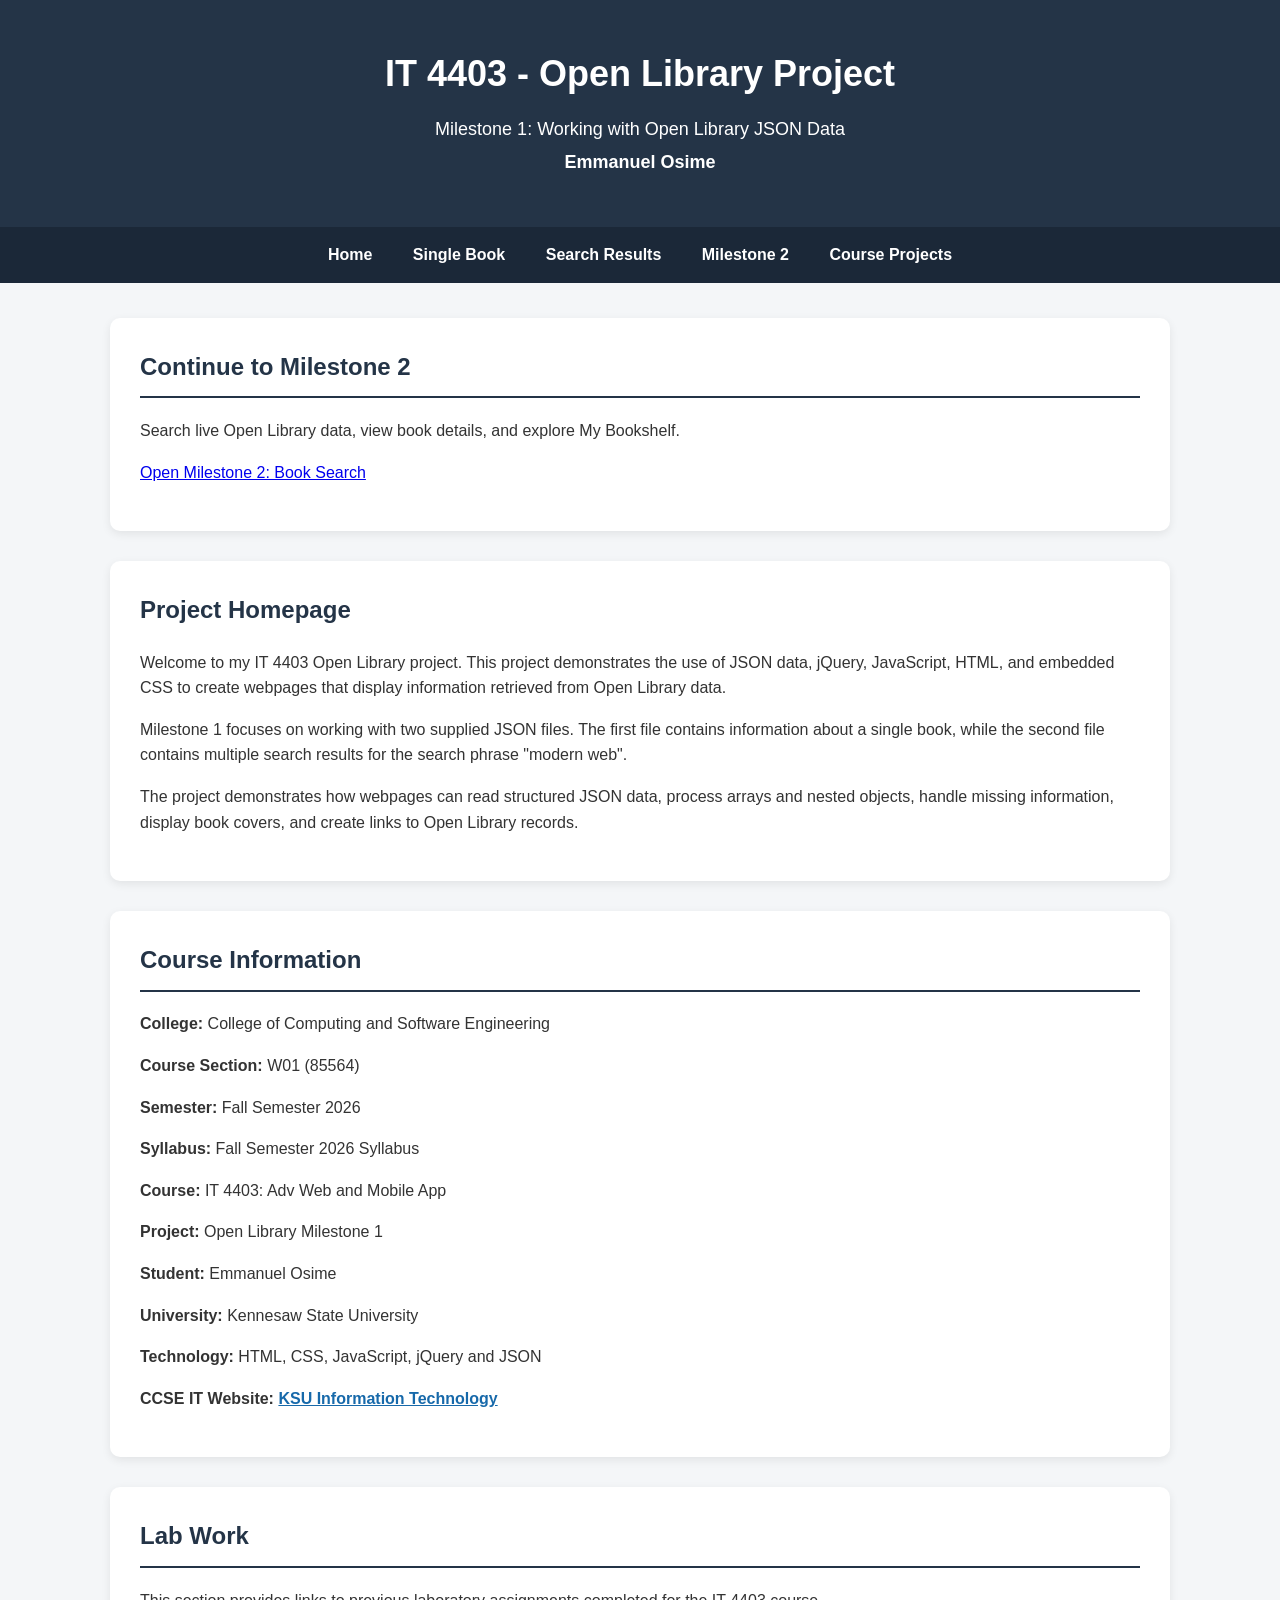
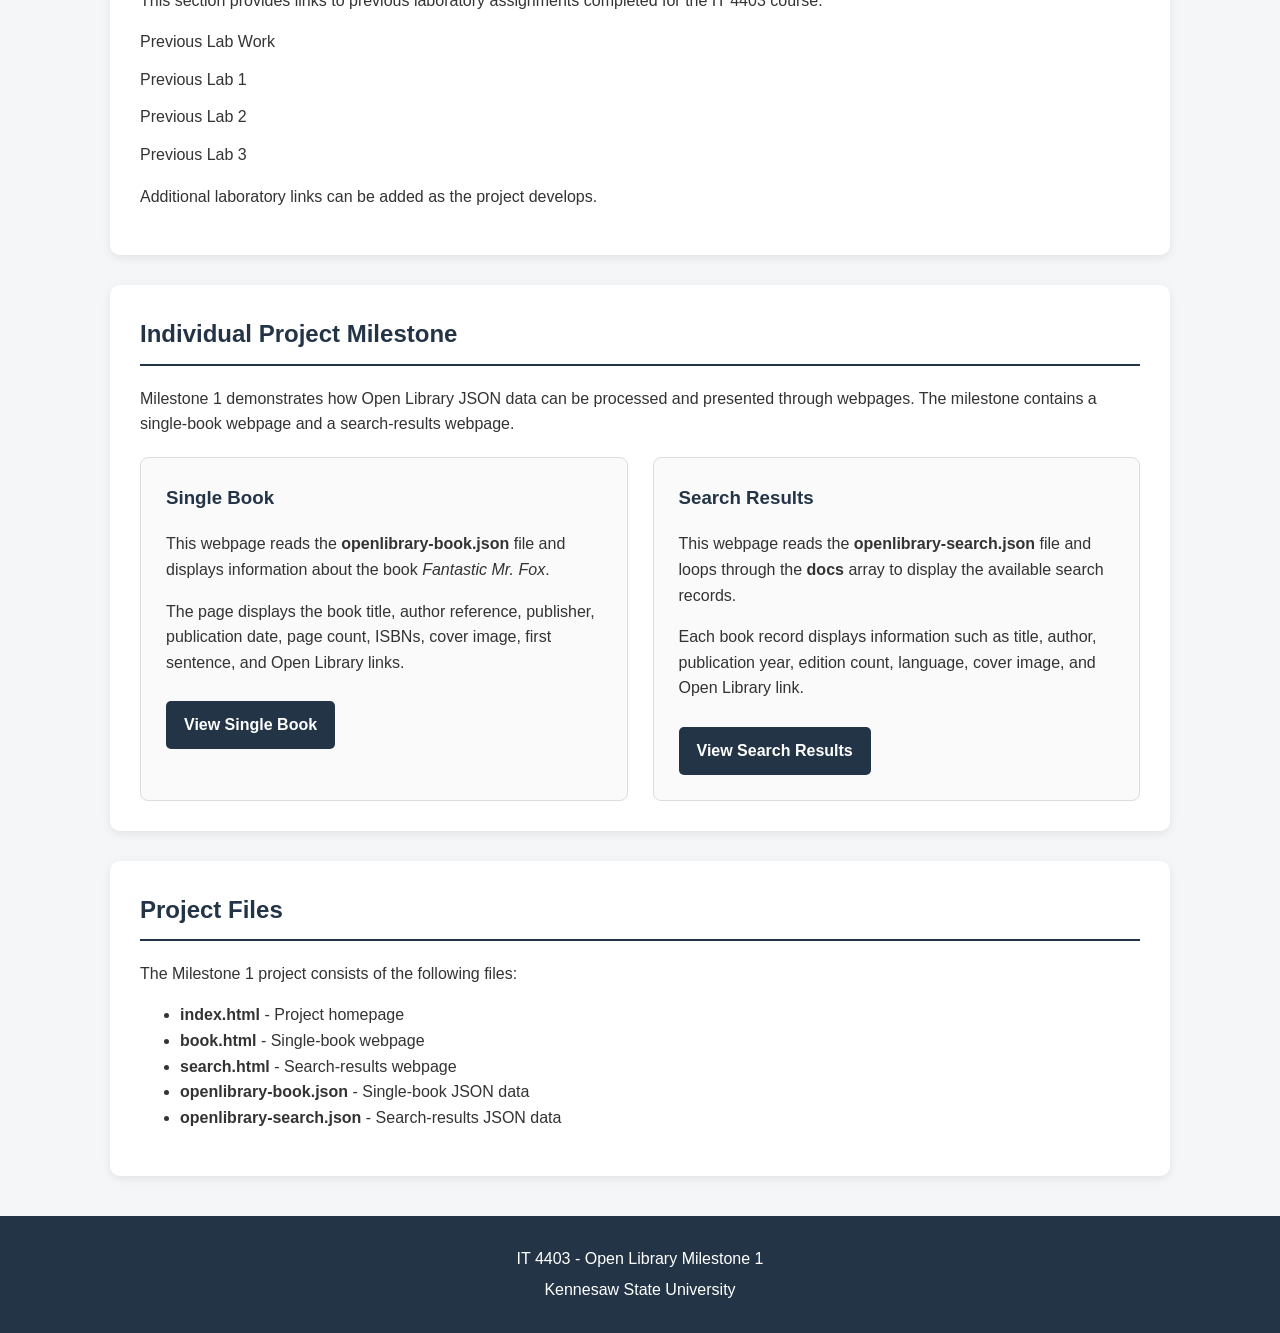
<file: milestone1/index.html>
<!DOCTYPE html>
<html lang="en">
<head>
    <meta charset="UTF-8">
    <meta name="viewport" content="width=device-width, initial-scale=1.0">

    <title>IT 4403 - Open Library Milestone 1</title>

    <style>
        * {
            box-sizing: border-box;
        }

        body {
            margin: 0;
            font-family: Arial, Helvetica, sans-serif;
            background-color: #f4f6f8;
            color: #333;
            line-height: 1.6;
        }

        header {
            background-color: #243447;
            color: white;
            text-align: center;
            padding: 45px 20px;
        }

        header h1 {
            margin: 0 0 12px;
            font-size: 36px;
        }

        header p {
            margin: 5px 0;
            font-size: 18px;
        }

        nav {
            background-color: #1b2838;
            text-align: center;
            padding: 15px;
        }

        nav a {
            color: white;
            text-decoration: none;
            margin: 0 18px;
            font-weight: bold;
        }

        nav a:hover {
            text-decoration: underline;
        }

        main {
            max-width: 1100px;
            margin: 35px auto;
            padding: 0 20px;
        }

        .welcome {
            background-color: white;
            padding: 30px;
            border-radius: 10px;
            margin-bottom: 30px;
            box-shadow: 0 3px 10px rgba(0, 0, 0, 0.08);
        }

        .welcome h2 {
            margin-top: 0;
            color: #243447;
        }

        .section {
            background-color: white;
            padding: 30px;
            margin-bottom: 30px;
            border-radius: 10px;
            box-shadow: 0 3px 10px rgba(0, 0, 0, 0.08);
        }

        .section h2 {
            color: #243447;
            border-bottom: 2px solid #243447;
            padding-bottom: 10px;
            margin-top: 0;
        }

        .lab-list {
            list-style: none;
            padding: 0;
        }

        .lab-list li {
            margin: 12px 0;
        }

        .lab-list a {
            color: #1769aa;
            text-decoration: none;
            font-weight: bold;
        }

        .lab-list a:hover {
            text-decoration: underline;
        }

        .milestone-container {
            display: grid;
            grid-template-columns: repeat(auto-fit, minmax(280px, 1fr));
            gap: 25px;
            margin-top: 20px;
        }

        .milestone-card {
            border: 1px solid #ddd;
            border-radius: 8px;
            padding: 25px;
            background-color: #fafafa;
        }

        .milestone-card h3 {
            color: #243447;
            margin-top: 0;
        }

        .button {
            display: inline-block;
            background-color: #243447;
            color: white;
            padding: 11px 18px;
            border-radius: 5px;
            text-decoration: none;
            margin-top: 10px;
            font-weight: bold;
        }

        .button:hover {
            background-color: #1769aa;
        }

        .course-link {
            color: #1769aa;
            font-weight: bold;
        }

        footer {
            background-color: #243447;
            color: white;
            text-align: center;
            padding: 25px 20px;
            margin-top: 40px;
        }

        footer p {
            margin: 5px 0;
        }

        @media (max-width: 600px) {

            header h1 {
                font-size: 28px;
            }

            header p {
                font-size: 16px;
            }

            nav a {
                display: block;
                margin: 9px 0;
            }

            main {
                padding: 0 12px;
            }
        }
    </style>
</head>

<body>

    <!-- HEADER -->
    <header>

        <h1>IT 4403 - Open Library Project</h1>

        <p>Milestone 1: Working with Open Library JSON Data</p>

        <p><strong>Emmanuel Osime</strong></p>

    </header>


    <!-- NAVIGATION -->
    <nav>

        <a href="index.html">Home</a>

        <a href="book.html">Single Book</a>

        <a href="search.html">Search Results</a>

            <a href="../milestone2/index.html">Milestone 2</a>
        <a href="../projects.html">Course Projects</a>
    </nav>


    <!-- MAIN CONTENT -->
    <main>
        <section class="section">
            <h2>Continue to Milestone 2</h2>
            <p>Search live Open Library data, view book details, and explore My Bookshelf.</p>
            <p><a href="../milestone2/index.html">Open Milestone 2: Book Search</a></p>
        </section>

        <!-- PROJECT INTRODUCTION -->
        <section class="welcome">

            <h2>Project Homepage</h2>

            <p>
                Welcome to my IT 4403 Open Library project. This project
                demonstrates the use of JSON data, jQuery, JavaScript,
                HTML, and embedded CSS to create webpages that display
                information retrieved from Open Library data.
            </p>

            <p>
                Milestone 1 focuses on working with two supplied JSON
                files. The first file contains information about a
                single book, while the second file contains multiple
                search results for the search phrase "modern web".
            </p>

            <p>
                The project demonstrates how webpages can read structured
                JSON data, process arrays and nested objects, handle
                missing information, display book covers, and create
                links to Open Library records.
            </p>

        </section>


        <!-- COURSE INFORMATION -->
        <section class="section">

            <h2>Course Information</h2>
            <p><strong>College:</strong> College of Computing and Software Engineering</p>
            <p><strong>Course Section:</strong> W01 (85564)</p>
            <p><strong>Semester:</strong> Fall Semester 2026</p>
            <p><strong>Syllabus:</strong> Fall Semester 2026 Syllabus</p>

            <p>
                <strong>Course:</strong> IT 4403: Adv Web and Mobile App
            </p>

            <p>
                <strong>Project:</strong> Open Library Milestone 1
            </p>

            <p>
                <strong>Student:</strong> Emmanuel Osime
            </p>

            <p>
                <strong>University:</strong> Kennesaw State University
            </p>

            <p>
                <strong>Technology:</strong> HTML, CSS, JavaScript, jQuery and JSON
            </p>

            <p>
                <strong>CCSE IT Website:</strong>
                <a
                    class="course-link"
                    href="https://ccse.kennesaw.edu/it/"
                    target="_blank"
                    rel="noopener">
                    KSU Information Technology
                </a>
            </p>

        </section>


        <!-- LAB WORK -->
        <section class="section">

            <h2>Lab Work</h2>

            <p>
                This section provides links to previous laboratory
                assignments completed for the IT 4403 course.
            </p>

            <ul class="lab-list">

                <li>
                    Previous Lab Work
                </li>

                <li>
                    Previous Lab 1
                </li>

                <li>
                    Previous Lab 2
                </li>

                <li>
                    Previous Lab 3
                </li>

            </ul>

            <p>
                Additional laboratory links can be added as the project
                develops.
            </p>

        </section>


        <!-- MILESTONE -->
        <section class="section">

            <h2>Individual Project Milestone</h2>

            <p>
                Milestone 1 demonstrates how Open Library JSON data can
                be processed and presented through webpages. The
                milestone contains a single-book webpage and a
                search-results webpage.
            </p>


            <div class="milestone-container">

                <!-- SINGLE BOOK -->
                <div class="milestone-card">

                    <h3>Single Book</h3>

                    <p>
                        This webpage reads the
                        <strong>openlibrary-book.json</strong> file and
                        displays information about the book
                        <em>Fantastic Mr. Fox</em>.
                    </p>

                    <p>
                        The page displays the book title, author
                        reference, publisher, publication date, page
                        count, ISBNs, cover image, first sentence, and
                        Open Library links.
                    </p>

                    <a
                        class="button"
                        href="book.html">
                        View Single Book
                    </a>

                </div>


                <!-- SEARCH RESULTS -->
                <div class="milestone-card">

                    <h3>Search Results</h3>

                    <p>
                        This webpage reads the
                        <strong>openlibrary-search.json</strong> file
                        and loops through the <strong>docs</strong>
                        array to display the available search records.
                    </p>

                    <p>
                        Each book record displays information such as
                        title, author, publication year, edition count,
                        language, cover image, and Open Library link.
                    </p>

                    <a
                        class="button"
                        href="search.html">
                        View Search Results
                    </a>

                </div>

            </div>

        </section>


        <!-- PROJECT FILES -->
        <section class="section">

            <h2>Project Files</h2>

            <p>
                The Milestone 1 project consists of the following files:
            </p>

            <ul>

                <li>
                    <strong>index.html</strong> - Project homepage
                </li>

                <li>
                    <strong>book.html</strong> - Single-book webpage
                </li>

                <li>
                    <strong>search.html</strong> - Search-results webpage
                </li>

                <li>
                    <strong>openlibrary-book.json</strong> - Single-book JSON data
                </li>

                <li>
                    <strong>openlibrary-search.json</strong> - Search-results JSON data
                </li>

            </ul>

        </section>

    </main>


    <!-- FOOTER -->
    <footer>

        <p>
            IT 4403 - Open Library Milestone 1
        </p>

        <p>
            Kennesaw State University
        </p>

    </footer>

</body>
</html>
</file>
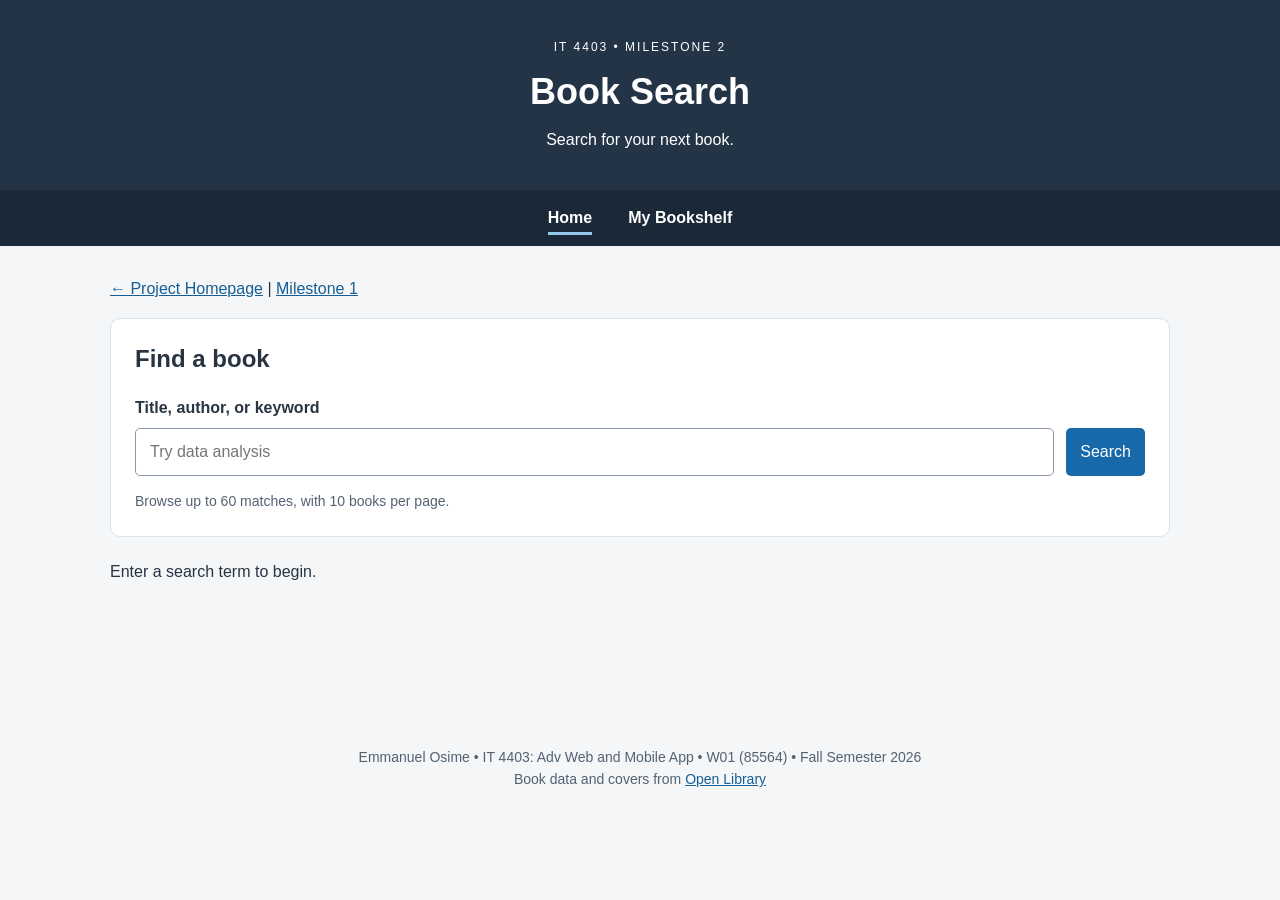
<file: milestone2/index.html>
<!DOCTYPE html>
<html lang="en">
<head>
  <meta charset="UTF-8">
  <meta name="viewport" content="width=device-width, initial-scale=1.0">
  <title>Book Search | Open Library</title>
  <link rel="stylesheet" href="style.css">
  <script src="js/common.js" defer></script>
  <script src="js/search.js" defer></script>
</head>
<body>
  <a class="skip-link" href="#main">Skip to content</a>
  <header><p class="eyebrow">IT 4403 &bull; MILESTONE 2</p><h1>Book Search</h1><p>Search for your next book.</p></header>
  <nav aria-label="Main navigation"><a href="index.html" aria-current="page">Home</a><a href="bookshelf.html" >My Bookshelf</a></nav>
  <main id="main"><p class="project-links"><a href="../index.html">&larr; Project Homepage</a> <span aria-hidden="true"> | </span> <a href="../index.html">Milestone 1</a></p><section class="panel"><h2>Find a book</h2><form id="search-form"><label for="query">Title, author, or keyword</label><div class="search-row"><input id="query" name="q" type="search" placeholder="Try data analysis" maxlength="300"><button type="submit">Search</button></div></form><p class="hint">Browse up to 60 matches, with 10 books per page.</p></section><p id="status" role="status" aria-live="polite">Enter a search term to begin.</p><div id="pagination" hidden><label for="page-number">Results page</label> <select id="page-number"></select></div><section id="results" class="book-grid" aria-label="Search results"></section><noscript><p>Please enable JavaScript to load books.</p></noscript></main>
  <footer>Emmanuel Osime &bull; IT 4403: Adv Web and Mobile App &bull; W01 (85564) &bull; Fall Semester 2026<br>Book data and covers from <a href="https://openlibrary.org">Open Library</a></footer>
</body>
</html>
</file>
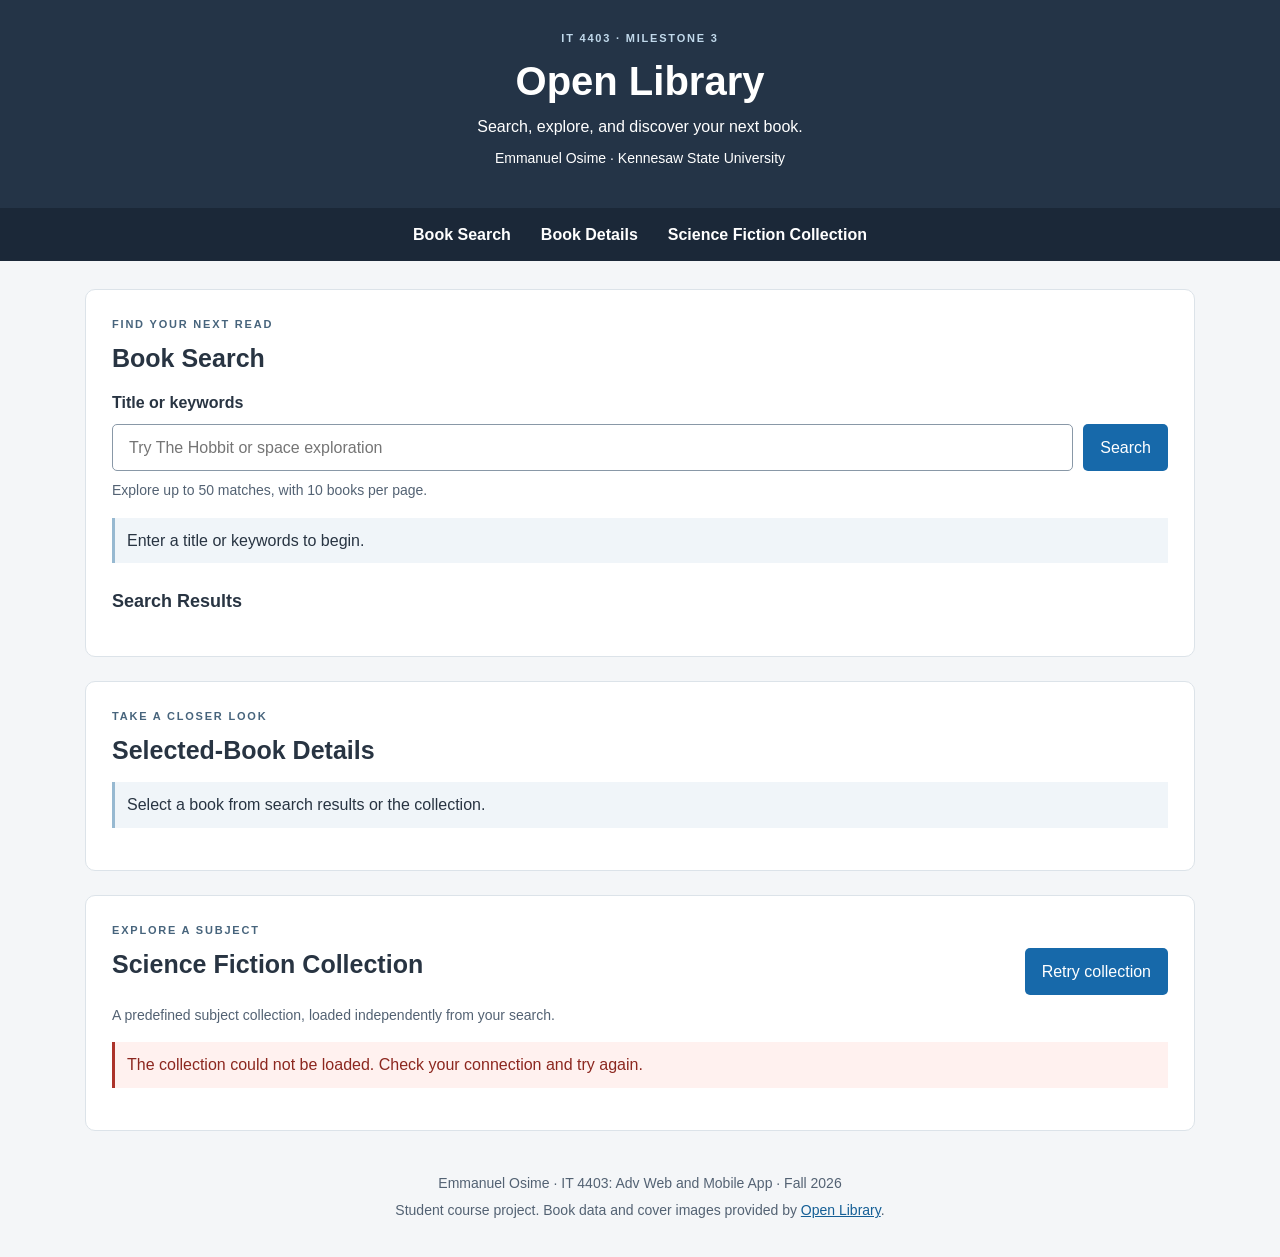
<file: milestone3/index.html>
<!DOCTYPE html>
<html lang="en">
<head>
  <meta charset="UTF-8">
  <meta name="viewport" content="width=device-width, initial-scale=1">
  <title>Open Library | Milestone 3</title>
  <link rel="stylesheet" href="style.css">
  <script src="vendor/jquery-3.7.1.min.js" defer></script>
  <script src="js/app.js" defer></script>
</head>
<body>
  <a class="skip-link" href="#main">Skip to content</a>
  <header>
    <p class="eyebrow">IT 4403 · MILESTONE 3</p>
    <h1>Open Library</h1>
    <p>Search, explore, and discover your next book.</p>
    <p class="student">Emmanuel Osime · Kennesaw State University</p>
  </header>
  <nav aria-label="Page sections"><a href="#search">Book Search</a><a href="#details">Book Details</a><a href="#collection">Science Fiction Collection</a></nav>
  <main id="main">
    <section id="search" class="panel" aria-labelledby="search-heading">
      <p class="eyebrow">FIND YOUR NEXT READ</p>
      <h2 id="search-heading">Book Search</h2>
      <form id="search-form" novalidate>
        <label for="search-input">Title or keywords</label>
        <div class="search-row"><input id="search-input" name="q" type="search" maxlength="200" placeholder="Try The Hobbit or space exploration" aria-describedby="search-hint search-status"><button id="search-button" type="submit">Search</button></div>
        <p id="search-hint" class="hint">Explore up to 50 matches, with 10 books per page.</p>
      </form>
      <p id="search-status" class="status" role="status" aria-live="polite">Enter a title or keywords to begin.</p>
      <h3>Search Results</h3>
      <div id="results" class="book-grid" aria-busy="false"></div>
      <nav id="pagination" aria-label="Search result pages" hidden></nav>
    </section>
    <section id="details" class="panel" aria-labelledby="details-heading" tabindex="-1">
      <p class="eyebrow">TAKE A CLOSER LOOK</p>
      <h2 id="details-heading">Selected-Book Details</h2>
      <p id="details-status" class="status" role="status" aria-live="polite">Select a book from search results or the collection.</p>
      <div id="book-details" aria-busy="false"></div>
    </section>
    <section id="collection" class="panel" aria-labelledby="collection-heading">
      <p class="eyebrow">EXPLORE A SUBJECT</p>
      <div class="section-top"><h2 id="collection-heading">Science Fiction Collection</h2><button id="collection-retry" type="button" hidden>Retry collection</button></div>
      <p class="hint">A predefined subject collection, loaded independently from your search.</p>
      <p id="collection-status" class="status" role="status" aria-live="polite"></p>
      <div id="collection-books" class="book-grid" aria-busy="false"></div>
    </section>
  </main>
  <footer><p>Emmanuel Osime · IT 4403: Adv Web and Mobile App · Fall 2026</p><p>Student course project. Book data and cover images provided by <a href="https://openlibrary.org" target="_blank" rel="noopener noreferrer">Open Library</a>.</p></footer>
  <noscript>This application requires JavaScript to retrieve and display books.</noscript>
</body>
</html>
</file>
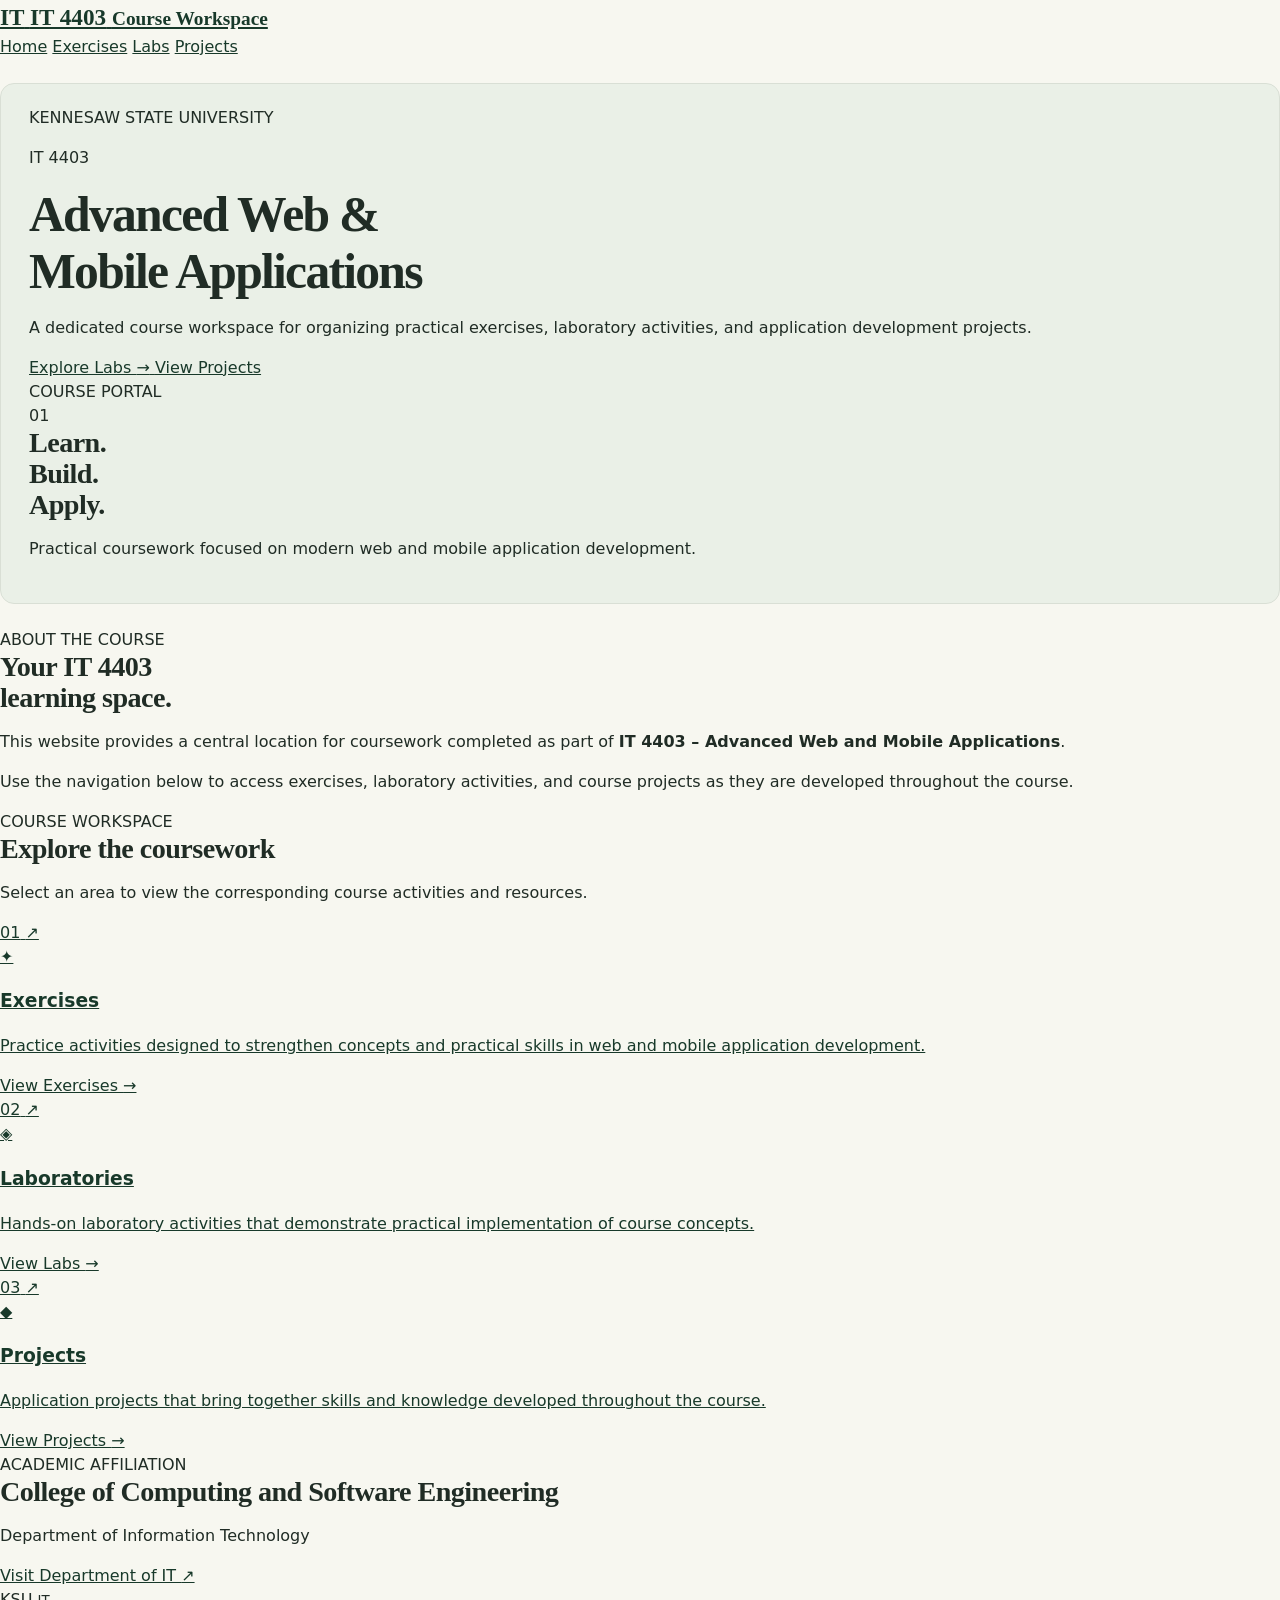
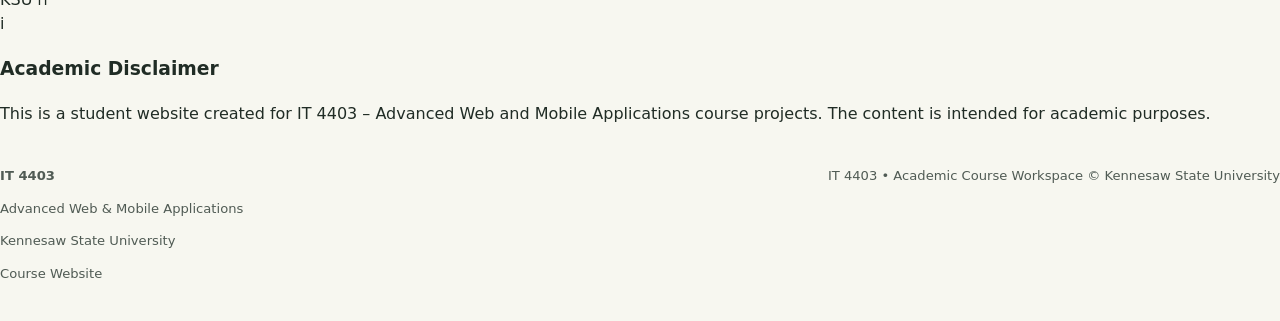
<file: course-home.html>
<!DOCTYPE html>
<html lang="en">
<head>
    <meta charset="UTF-8">
    <meta name="viewport" content="width=device-width, initial-scale=1.0">

    <meta name="description"
          content="IT 4403 Advanced Web and Mobile Applications student course website at Kennesaw State University">

    <title>IT 4403 | Advanced Web & Mobile Applications</title>

    <link rel="stylesheet" href="style.css">
</head>

<body>

    <!-- Navigation -->
    <header class="site-header">
        <nav class="navbar">

            <a href="index.html" class="brand">
                <span class="brand-mark">IT</span>
                <span>
                    <strong>IT 4403</strong>
                    <small>Course Workspace</small>
                </span>
            </a>

            <div class="nav-links">
                <a href="index.html" class="active">Home</a>
                <a href="exercises.html">Exercises</a>
                <a href="labs.html">Labs</a>
                <a href="projects.html">Projects</a>
            </div>

        </nav>
    </header>


    <!-- Hero Section -->
    <main>

        <section class="hero">

            <div class="hero-content">

                <div class="university-badge">
                    KENNESAW STATE UNIVERSITY
                </div>

                <p class="course-code">IT 4403</p>

                <h1>
                    Advanced Web &<br>
                    Mobile Applications
                </h1>

                <p class="hero-description">
                    A dedicated course workspace for organizing practical
                    exercises, laboratory activities, and application
                    development projects.
                </p>

                <div class="hero-actions">
                    <a href="labs.html" class="btn btn-primary">
                        Explore Labs
                        <span>→</span>
                    </a>

                    <a href="projects.html" class="btn btn-outline">
                        View Projects
                    </a>
                </div>

            </div>


            <div class="hero-panel">

                <div class="panel-top">
                    <span class="status-dot"></span>
                    <span>COURSE PORTAL</span>
                </div>

                <div class="panel-content">

                    <div class="panel-icon">01</div>

                    <h2>Learn.</h2>
                    <h2>Build.</h2>
                    <h2>Apply.</h2>

                    <p>
                        Practical coursework focused on modern web and
                        mobile application development.
                    </p>

                </div>

            </div>

        </section>


        <!-- Course Introduction -->
        <section class="intro section-container">

            <div class="section-heading">

                <span class="section-tag">ABOUT THE COURSE</span>

                <h2>
                    Your IT 4403<br>
                    learning space.
                </h2>

            </div>

            <div class="intro-text">

                <p>
                    This website provides a central location for coursework
                    completed as part of <strong>IT 4403 – Advanced Web and
                    Mobile Applications</strong>.
                </p>

                <p>
                    Use the navigation below to access exercises, laboratory
                    activities, and course projects as they are developed
                    throughout the course.
                </p>

            </div>

        </section>


        <!-- Main Course Cards -->
        <section class="workspace section-container">

            <div class="workspace-header">

                <div>
                    <span class="section-tag">COURSE WORKSPACE</span>

                    <h2>
                        Explore the coursework
                    </h2>
                </div>

                <p>
                    Select an area to view the corresponding course
                    activities and resources.
                </p>

            </div>


            <div class="course-grid">

                <!-- Exercises -->
                <a href="exercises.html" class="course-card">

                    <div class="card-top">
                        <span class="card-number">01</span>
                        <span class="arrow">↗</span>
                    </div>

                    <div class="card-icon">
                        ✦
                    </div>

                    <h3>Exercises</h3>

                    <p>
                        Practice activities designed to strengthen concepts
                        and practical skills in web and mobile application
                        development.
                    </p>

                    <span class="card-link">
                        View Exercises
                        <span>→</span>
                    </span>

                </a>


                <!-- Labs -->
                <a href="labs.html" class="course-card featured">

                    <div class="card-top">
                        <span class="card-number">02</span>
                        <span class="arrow">↗</span>
                    </div>

                    <div class="card-icon">
                        ◈
                    </div>

                    <h3>Laboratories</h3>

                    <p>
                        Hands-on laboratory activities that demonstrate
                        practical implementation of course concepts.
                    </p>

                    <span class="card-link">
                        View Labs
                        <span>→</span>
                    </span>

                </a>


                <!-- Projects -->
                <a href="projects.html" class="course-card">

                    <div class="card-top">
                        <span class="card-number">03</span>
                        <span class="arrow">↗</span>
                    </div>

                    <div class="card-icon">
                        ◆
                    </div>

                    <h3>Projects</h3>

                    <p>
                        Application projects that bring together skills and
                        knowledge developed throughout the course.
                    </p>

                    <span class="card-link">
                        View Projects
                        <span>→</span>
                    </span>

                </a>

            </div>

        </section>


        <!-- Department Section -->
        <section class="department section-container">

            <div class="department-content">

                <span class="section-tag light-tag">
                    ACADEMIC AFFILIATION
                </span>

                <h2>
                    College of Computing and Software Engineering
                </h2>

                <p>
                    Department of Information Technology
                </p>

                <a
                    href="https://ccse.kennesaw.edu/it/"
                    target="_blank"
                    rel="noopener noreferrer"
                    class="department-link"
                >
                    Visit Department of IT
                    <span>↗</span>
                </a>

            </div>

            <div class="department-mark">
                <span>KSU</span>
                <small>IT</small>
            </div>

        </section>


        <!-- Disclaimer -->
        <section class="disclaimer section-container">

            <div class="disclaimer-icon">
                i
            </div>

            <div>
                <h3>Academic Disclaimer</h3>

                <p>
                    This is a student website created for IT 4403 –
                    Advanced Web and Mobile Applications course projects.
                    The content is intended for academic purposes.
                </p>
            </div>

        </section>

    </main>


    <!-- Footer -->
    <footer class="site-footer">

        <div class="footer-inner">

            <div>
                <strong>IT 4403</strong>
                <p>Advanced Web & Mobile Applications</p>
            </div>

            <div class="footer-right">
                <p>Kennesaw State University</p>
                <p>Course Website</p>
            </div>

        </div>

        <div class="footer-bottom">
            <span>IT 4403 • Academic Course Workspace</span>
            <span>© Kennesaw State University</span>
        </div>

    </footer>

</body>
</html>
</file>
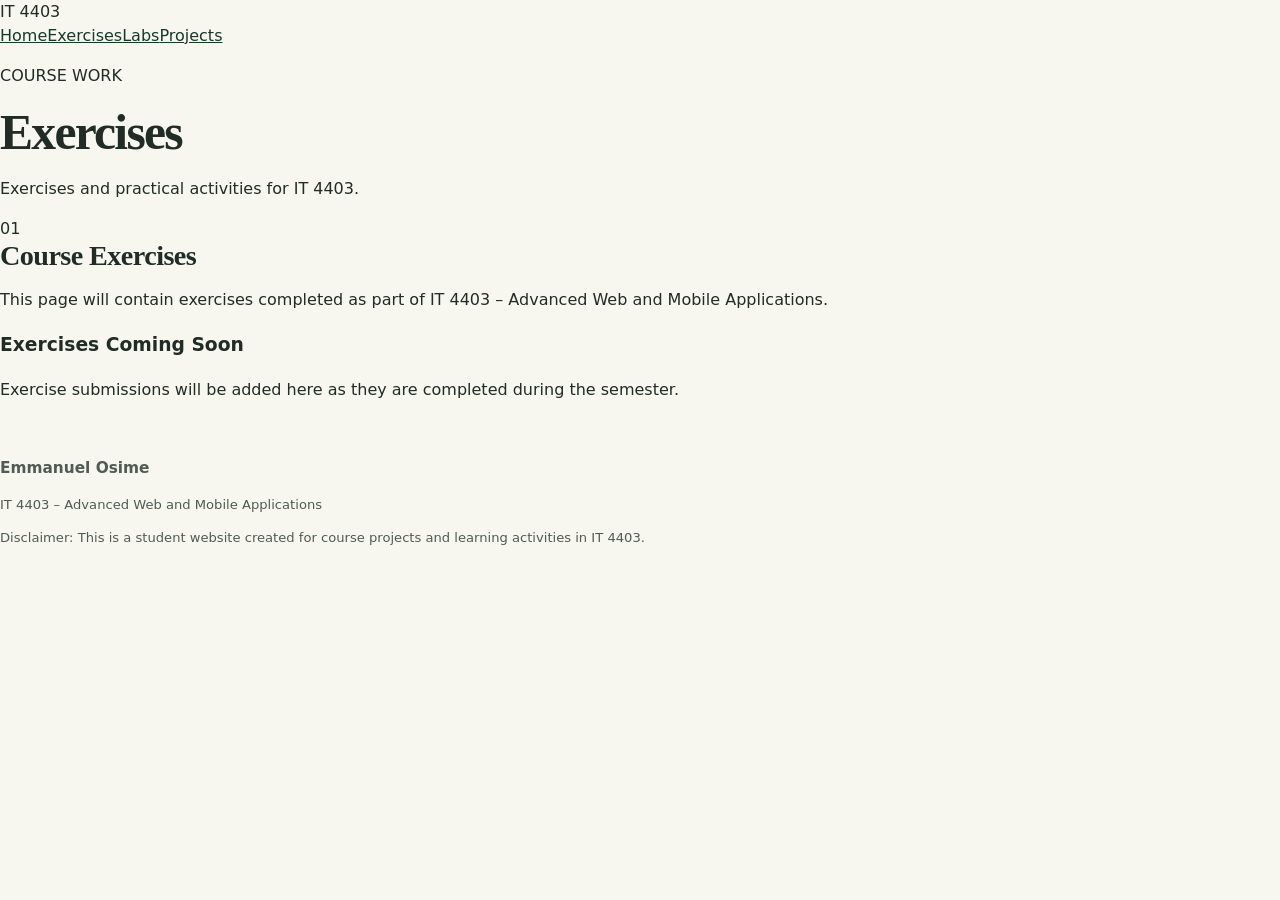
<file: exercises.html>
<!DOCTYPE html>
<html lang="en">
<head>
<meta charset="UTF-8">
<meta name="viewport" content="width=device-width, initial-scale=1.0">
<title>Exercises | IT 4403</title>
<link rel="stylesheet" href="style.css">
</head>
<body>
<header class="page-header">
<nav class="navbar">
<div class="logo">IT 4403</div>
<div class="nav-links">
<a href="index.html">Home</a><a href="exercises.html" class="active">Exercises</a><a href="labs.html">Labs</a><a href="projects.html">Projects</a>
</div>
</nav>
<div class="page-title"><p class="small-title">COURSE WORK</p><h1>Exercises</h1><p>Exercises and practical activities for IT 4403.</p></div>
</header>
<main><section class="section"><div class="content-box">
<span class="number">01</span><h2>Course Exercises</h2>
<p>This page will contain exercises completed as part of IT 4403 – Advanced Web and Mobile Applications.</p>
<div class="placeholder"><h3>Exercises Coming Soon</h3><p>Exercise submissions will be added here as they are completed during the semester.</p></div>
</div></section></main>
<footer><div class="footer-content"><h3>Emmanuel Osime</h3><p>IT 4403 – Advanced Web and Mobile Applications</p><p class="disclaimer">Disclaimer: This is a student website created for course projects and learning activities in IT 4403.</p></div></footer>
</body>
</html>
</file>
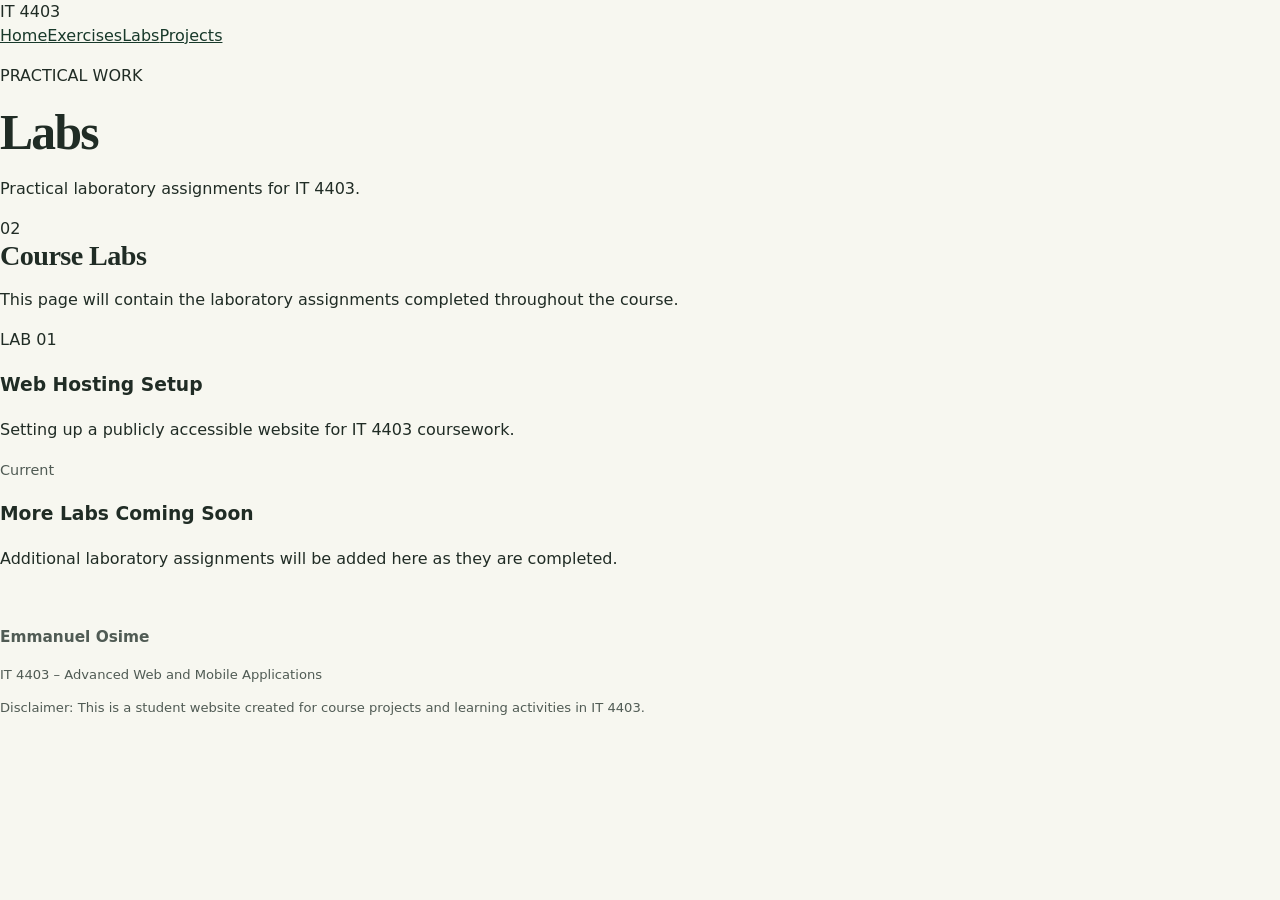
<file: labs.html>
<!DOCTYPE html>
<html lang="en">
<head>
<meta charset="UTF-8">
<meta name="viewport" content="width=device-width, initial-scale=1.0">
<title>Labs | IT 4403</title>
<link rel="stylesheet" href="style.css">
</head>
<body>
<header class="page-header">
<nav class="navbar">
<div class="logo">IT 4403</div>
<div class="nav-links">
<a href="index.html">Home</a><a href="exercises.html">Exercises</a><a href="labs.html" class="active">Labs</a><a href="projects.html">Projects</a>
</div>
</nav>
<div class="page-title"><p class="small-title">PRACTICAL WORK</p><h1>Labs</h1><p>Practical laboratory assignments for IT 4403.</p></div>
</header>
<main><section class="section"><div class="content-box">
<span class="number">02</span><h2>Course Labs</h2>
<p>This page will contain the laboratory assignments completed throughout the course.</p>
<div class="lab-item"><div><span class="tag">LAB 01</span><h3>Web Hosting Setup</h3><p>Setting up a publicly accessible website for IT 4403 coursework.</p></div><span class="status">Current</span></div>
<div class="placeholder"><h3>More Labs Coming Soon</h3><p>Additional laboratory assignments will be added here as they are completed.</p></div>
</div></section></main>
<footer><div class="footer-content"><h3>Emmanuel Osime</h3><p>IT 4403 – Advanced Web and Mobile Applications</p><p class="disclaimer">Disclaimer: This is a student website created for course projects and learning activities in IT 4403.</p></div></footer>
</body>
</html>
</file>
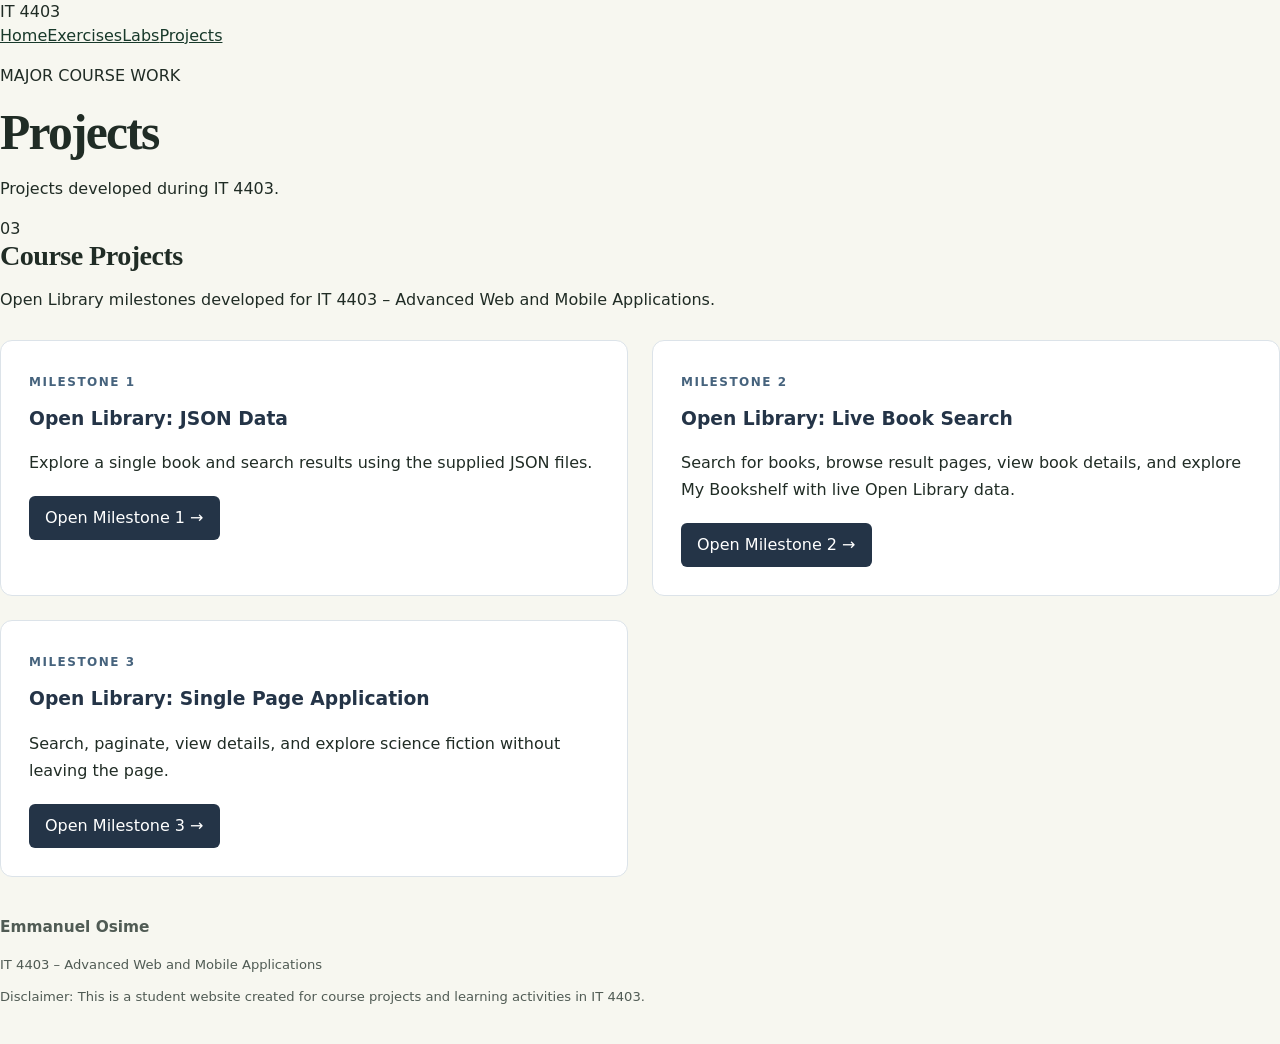
<file: projects.html>
<!DOCTYPE html>
<html lang="en">
<head>
<meta charset="UTF-8">
<meta name="viewport" content="width=device-width, initial-scale=1.0">
<title>Projects | IT 4403</title>
<link rel="stylesheet" href="style.css">
<link rel="stylesheet" href="projects.css">
</head>
<body>
<header class="page-header">
<nav class="navbar">
<div class="logo">IT 4403</div>
<div class="nav-links">
<a href="index.html">Home</a><a href="exercises.html">Exercises</a><a href="labs.html">Labs</a><a href="projects.html" class="active">Projects</a>
</div>
</nav>
<div class="page-title"><p class="small-title">MAJOR COURSE WORK</p><h1>Projects</h1><p>Projects developed during IT 4403.</p></div>
</header>
<main><section class="section"><div class="content-box">
<span class="number">03</span><h2>Course Projects</h2>
<p>Open Library milestones developed for IT 4403 – Advanced Web and Mobile Applications.</p>
<div class="project-grid">
<div class="project-card"><span class="tag">MILESTONE 1</span><h3>Open Library: JSON Data</h3><p>Explore a single book and search results using the supplied JSON files.</p><a href="milestone1/index.html">Open Milestone 1 &rarr;</a></div>
<div class="project-card"><span class="tag">MILESTONE 2</span><h3>Open Library: Live Book Search</h3><p>Search for books, browse result pages, view book details, and explore My Bookshelf with live Open Library data.</p><a href="milestone2/index.html">Open Milestone 2 &rarr;</a></div>
<div class="project-card"><span class="tag">MILESTONE 3</span><h3>Open Library: Single Page Application</h3><p>Search, paginate, view details, and explore science fiction without leaving the page.</p><a href="milestone3/index.html">Open Milestone 3 &rarr;</a></div>
</div>
</div></section></main>
<footer><div class="footer-content"><h3>Emmanuel Osime</h3><p>IT 4403 – Advanced Web and Mobile Applications</p><p class="disclaimer">Disclaimer: This is a student website created for course projects and learning activities in IT 4403.</p></div></footer>
</body>
</html>
</file>
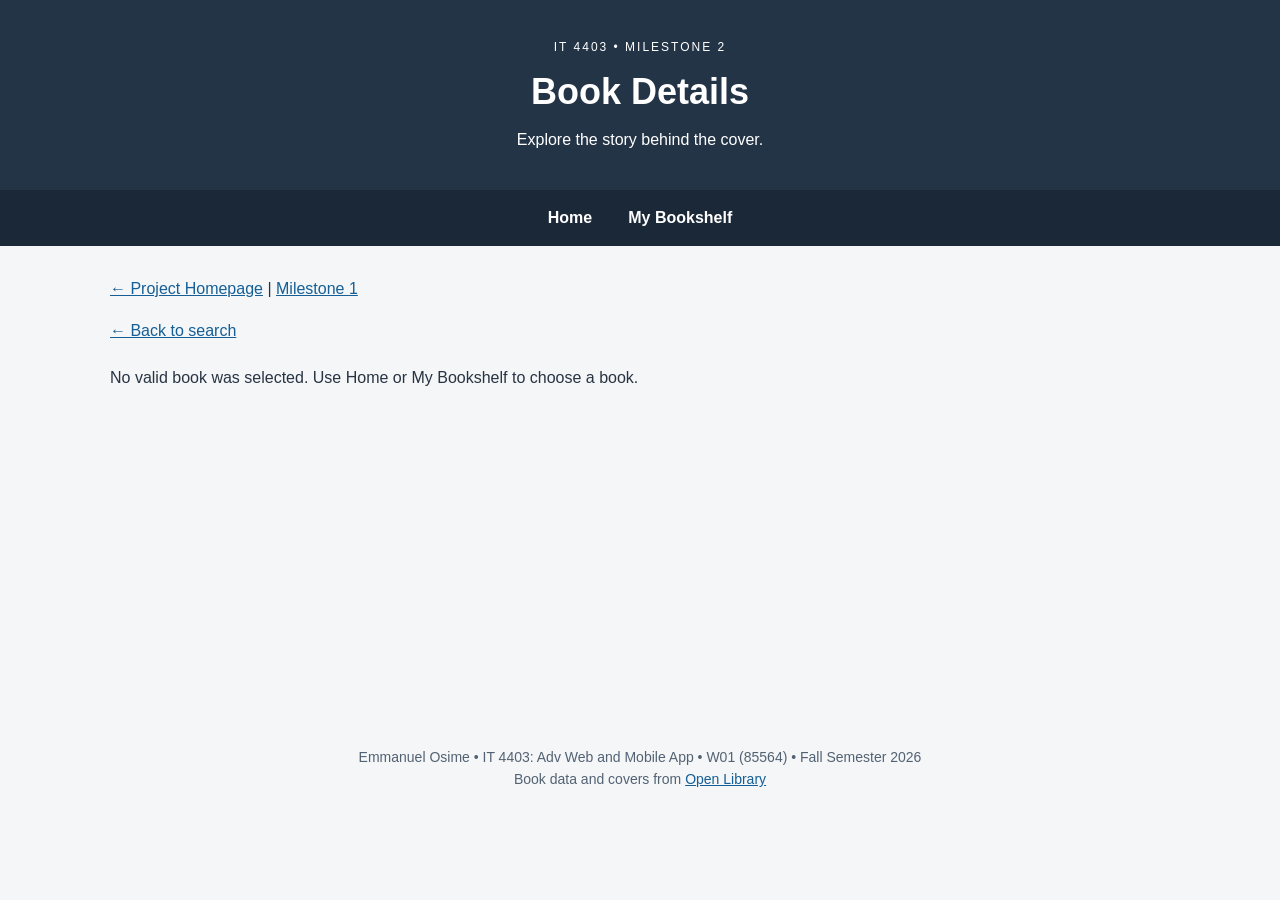
<file: milestone2/book.html>
<!DOCTYPE html>
<html lang="en">
<head>
  <meta charset="UTF-8">
  <meta name="viewport" content="width=device-width, initial-scale=1.0">
  <title>Book Details | Open Library</title>
  <link rel="stylesheet" href="style.css">
  <script src="js/common.js" defer></script>
  <script src="js/details.js" defer></script>
</head>
<body>
  <a class="skip-link" href="#main">Skip to content</a>
  <header><p class="eyebrow">IT 4403 &bull; MILESTONE 2</p><h1>Book Details</h1><p>Explore the story behind the cover.</p></header>
  <nav aria-label="Main navigation"><a href="index.html" >Home</a><a href="bookshelf.html" >My Bookshelf</a></nav>
  <main id="main"><p class="project-links"><a href="../index.html">&larr; Project Homepage</a> <span aria-hidden="true"> | </span> <a href="../index.html">Milestone 1</a></p><p><a href="index.html" id="back-link">&larr; Back to search</a></p><p id="status" role="status" aria-live="polite">Loading book details...</p><article id="book-details" class="panel detail-layout" hidden></article><noscript><p>Please enable JavaScript to load books.</p></noscript></main>
  <footer>Emmanuel Osime &bull; IT 4403: Adv Web and Mobile App &bull; W01 (85564) &bull; Fall Semester 2026<br>Book data and covers from <a href="https://openlibrary.org">Open Library</a></footer>
</body>
</html>
</file>
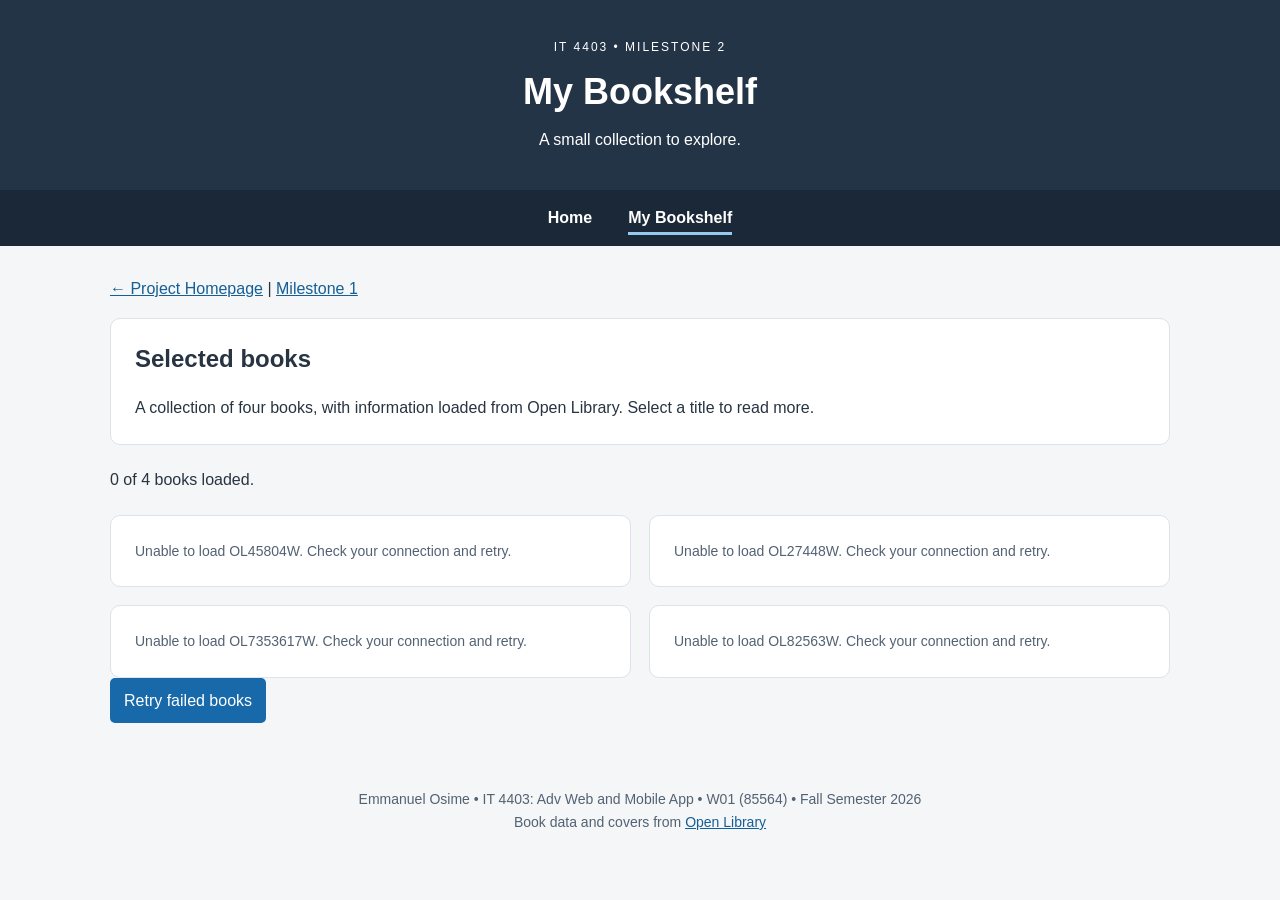
<file: milestone2/bookshelf.html>
<!DOCTYPE html>
<html lang="en">
<head>
  <meta charset="UTF-8">
  <meta name="viewport" content="width=device-width, initial-scale=1.0">
  <title>My Bookshelf | Open Library</title>
  <link rel="stylesheet" href="style.css">
  <script src="js/common.js" defer></script>
  <script src="js/bookshelf.js" defer></script>
</head>
<body>
  <a class="skip-link" href="#main">Skip to content</a>
  <header><p class="eyebrow">IT 4403 &bull; MILESTONE 2</p><h1>My Bookshelf</h1><p>A small collection to explore.</p></header>
  <nav aria-label="Main navigation"><a href="index.html" >Home</a><a href="bookshelf.html" aria-current="page">My Bookshelf</a></nav>
  <main id="main"><p class="project-links"><a href="../index.html">&larr; Project Homepage</a> <span aria-hidden="true"> | </span> <a href="../index.html">Milestone 1</a></p><section class="panel"><h2>Selected books</h2><p>A collection of four books, with information loaded from Open Library. Select a title to read more.</p></section><p id="status" role="status" aria-live="polite">Loading bookshelf...</p><section id="bookshelf" class="book-grid" aria-label="Selected books"></section><button id="retry" hidden>Retry failed books</button><noscript><p>Please enable JavaScript to load books.</p></noscript></main>
  <footer>Emmanuel Osime &bull; IT 4403: Adv Web and Mobile App &bull; W01 (85564) &bull; Fall Semester 2026<br>Book data and covers from <a href="https://openlibrary.org">Open Library</a></footer>
</body>
</html>
</file>
<file: milestone2/style.css>
* { box-sizing: border-box; }
body { margin: 0; font-family: Arial, Helvetica, sans-serif; background: #f4f6f8; color: #283442; line-height: 1.6; }
header { background: #243447; color: white; text-align: center; padding: 32px 20px; }
header h1 { margin: 6px 0; font-size: 36px; }
header p { margin: 6px 0; }
.eyebrow { font-size: 12px; letter-spacing: 2px; }
nav { background: #1b2838; text-align: center; padding: 15px; }
nav a { color: white; margin: 0 18px; font-weight: bold; text-decoration: none; padding: 6px 0; }
nav a[aria-current] { border-bottom: 3px solid #95c9ed; }
a { color: #155f96; overflow-wrap: anywhere; }
a:hover { text-decoration: underline; }
main { max-width: 1100px; margin: 30px auto; padding: 0 20px; min-height: 45vh; }
h2 { margin-top: 0; line-height: 1.35; }
.panel, .book-card { background: white; border: 1px solid #dce3e9; border-radius: 10px; padding: 24px; }
.panel p:last-child { margin-bottom: 0; }
label { font-weight: bold; }
.search-row { display: flex; gap: 12px; margin-top: 8px; }
input, select, button { font: inherit; border-radius: 5px; padding: 10px 14px; }
input, select { border: 1px solid #8998a7; background: white; color: #283442; }
input { min-width: 0; flex: 1; }
button { border: 0; background: #1769aa; color: white; cursor: pointer; }
button:hover { background: #124f80; }
button:disabled, select:disabled { opacity: .6; cursor: wait; }
:focus-visible { outline: 3px solid #bc6500; outline-offset: 4px; }
.hint, footer { color: #536273; font-size: 14px; }
#status { margin: 22px 0; }
#pagination { margin: 18px 0; }
.book-grid { display: grid; grid-template-columns: repeat(2, minmax(0,1fr)); gap: 18px; }
.book-card { display: flex; gap: 20px; align-items: center; min-width: 0; }
.book-card h2 { font-size: 18px; margin: 0 0 8px; }
.book-card p { margin: 0; color: #536273; font-size: 14px; }
.cover { width: 90px; height: 132px; flex: 0 0 90px; background: #edf1f5; border-radius: 4px; display: flex; align-items: center; justify-content: center; text-align: center; font-size: 12px; color: #536273; overflow: hidden; }
.cover img { width: 100%; height: 100%; object-fit: contain; }
.detail-layout { display: grid; grid-template-columns: 190px minmax(0,1fr); gap: 32px; }
.detail-layout .cover { width: 190px; height: 285px; }
.description { white-space: pre-wrap; overflow-wrap: anywhere; }
.subjects { padding-left: 20px; }
footer { text-align: center; padding: 35px 20px; }
.skip-link { position: absolute; top: -100px; background: white; padding: 8px; }
.skip-link:focus { top: 0; }
[hidden] { display: none !important; }
@media (max-width: 650px) { .book-grid, .detail-layout { grid-template-columns: 1fr; } header h1 { font-size: 30px; } .panel, .book-card { padding: 18px; } .search-row { flex-wrap: wrap; } .search-row input { flex-basis: 100%; } .detail-layout .cover { margin: auto; } }
</file>
<file: milestone3/style.css>
* { box-sizing: border-box; }
html { scroll-behavior: smooth; }
body { margin: 0; background: #f4f6f8; color: #283442; font-family: Arial, Helvetica, sans-serif; line-height: 1.6; }
header { padding: 30px 20px; text-align: center; background: #243447; color: #fff; }
header h1 { margin: 0; font-size: 40px; line-height: 1.25; }
header p { margin: 8px 0; }
.eyebrow { font-size: 11px; font-weight: bold; letter-spacing: 1.8px; color: #47647c; margin: 0 0 8px; }
header .eyebrow { color: #c1d9eb; }
.student, .hint, footer { font-size: 14px; }
body > nav { display: flex; justify-content: center; flex-wrap: wrap; gap: 12px 30px; padding: 14px; background: #1b2838; }
body > nav a { color: #fff; font-weight: bold; text-decoration: none; }
a { color: #155f96; overflow-wrap: anywhere; }
a:hover { text-decoration: underline; }
main { max-width: 1150px; margin: 28px auto; padding: 0 20px; }
.panel { background: #fff; padding: 26px; margin-bottom: 24px; border: 1px solid #dce3e9; border-radius: 10px; scroll-margin-top: 20px; }
h2 { margin: 0 0 16px; font-size: 25px; line-height: 1.3; }
h3 { margin: 24px 0 14px; font-size: 18px; }
label { font-weight: bold; }
.search-row { display: flex; gap: 10px; margin-top: 8px; }
input, button { font: inherit; border-radius: 5px; padding: 10px 16px; }
input { flex: 1; min-width: 0; color: #283442; background: #fff; border: 1px solid #8998a7; }
button { cursor: pointer; color: white; background: #1769aa; border: 1px solid transparent; }
button:hover { background: #124f80; }
button:disabled { opacity: .55; cursor: default; }
:focus-visible { outline: 3px solid #b86500; outline-offset: 3px; }
.hint { color: #536273; margin: 8px 0; }
.status { padding: 10px 12px; border-left: 3px solid #97b9d1; background: #f0f5f9; margin: 16px 0; }
.status.error { border-left-color: #ac332a; color: #8c271f; background: #fff1ef; }
.book-grid { display: grid; grid-template-columns: repeat(2, minmax(0, 1fr)); gap: 12px; }
.book-card { display: flex; align-items: center; gap: 16px; border: 1px solid #dce3e9; border-radius: 7px; padding: 14px; min-width: 0; background: #fff; }
.book-card h4 { margin: 0 0 6px; font-size: 16px; line-height: 1.35; }
.book-card .book-select { background: none; border: 0; color: #155f96; padding: 0; text-align: left; font-weight: bold; border-radius: 0; }
.book-select:hover { text-decoration: underline; }
.book-card p { color: #536273; margin: 0; font-size: 13px; }
.cover { width: 65px; height: 95px; flex: 0 0 65px; background: #edf1f5; border-radius: 3px; display: flex; align-items: center; justify-content: center; text-align: center; font-size: 11px; color: #536273; overflow: hidden; }
.cover img { width: 100%; height: 100%; object-fit: contain; }
#pagination { background: none; display: flex; flex-wrap: wrap; align-items: center; gap: 8px; margin: 20px 0 0; }
#pagination button { padding: 6px 12px; background: #eef3f7; color: #243447; border-color: #cbd6df; }
#pagination button[aria-current="page"] { background: #243447; color: #fff; }
.page-indicator { font-size: 14px; font-weight: bold; margin-right: 10px; }
.detail-layout { display: grid; grid-template-columns: 150px minmax(0,1fr); gap: 26px; }
.detail-layout .cover { width: 150px; height: 225px; }
.detail-layout h3 { margin-top: 0; font-size: 24px; }
.detail-layout h4 { margin-bottom: 6px; }
.description { white-space: pre-wrap; overflow-wrap: anywhere; }
.subjects { display: flex; flex-wrap: wrap; list-style: none; gap: 7px; padding: 0; }
.subjects li { font-size: 12px; background: #edf3f8; border-radius: 4px; padding: 4px 8px; }
.section-top { display: flex; flex-wrap: wrap; align-items: start; justify-content: space-between; gap: 10px; }
footer { color: #536273; text-align: center; padding: 8px 20px 30px; }
footer p { margin: 5px 0; }
.skip-link { position: absolute; top: -100px; background: #fff; padding: 8px; }
.skip-link:focus { top: 0; }
[hidden] { display: none !important; }
@media (max-width: 620px) { .book-grid, .detail-layout { grid-template-columns: 1fr; } main { padding: 0 12px; } .panel { padding: 18px; } .search-row { flex-wrap: wrap; } input { flex-basis: 100%; } header h1 { font-size: 32px; } }
@media (prefers-reduced-motion: reduce) { html { scroll-behavior: auto; } }
</file>
<file: style.css>
:root {
  color-scheme: light;
  --ink: #202c25;
  --muted: #505b54;
  --green: #244e3b;
  --green-dark: #18392a;
  --line: #d9dfd5;
  --paper: #f7f7f0;
  --surface: #fffefa;
  --soft: #eaf0e7;
}
* { box-sizing: border-box; }
[hidden] { display: none !important; }
body { margin: 0; background: var(--paper); color: var(--ink); font: 1rem/1.5 system-ui, sans-serif; }
button, input { font: inherit; }
button { min-height: 42px; padding: 7px 13px; border: 1px solid var(--line); border-radius: 8px; background: var(--surface); color: var(--green-dark); font-weight: 650; cursor: pointer; }
button:hover { background: var(--soft); }
button:disabled { opacity: .55; cursor: default; }
button[aria-pressed="true"], button[aria-current="page"], .primary { background: var(--green); border-color: var(--green); color: white; }
.primary:hover { background: var(--green-dark); }
a { color: var(--green-dark); }
:focus-visible { outline: 3px solid #9f571f; outline-offset: 3px; }
.skip-link { position: absolute; left: 12px; top: -100px; padding: 12px; background: white; z-index: 2; }
.skip-link:focus { top: 8px; }
.shell { width: min(1360px, calc(100% - 64px)); margin-inline: auto; }
.masthead { background: var(--surface); border-bottom: 1px solid var(--line); }
.masthead-inner, .views, .section-top, .search-row { display: flex; align-items: center; gap: 10px; }
.masthead-inner { justify-content: space-between; padding-block: 14px; flex-wrap: wrap; }
.brand, h1, h2 { font-family: Georgia, serif; }
.brand { font-size: 1.45rem; color: var(--green-dark); font-weight: bold; }
.hero { margin: 24px 0; padding: 22px 28px 26px; background: var(--soft); border: 1px solid var(--line); border-radius: 14px; }
h1 { margin: 0 0 12px; font-size: clamp(2rem, 4vw, 3.1rem); line-height: 1.15; letter-spacing: -.035em; }
label { font-weight: 650; }
.search-row { margin-top: 8px; }
.search-row input { min-width: 0; width: min(100%, 560px); border: 1px solid #89998b; border-radius: 8px; padding: 10px 13px; color: var(--ink); background: white; }
.search-row button { padding: 10px 20px; }
.catalog { display: grid; grid-template-columns: minmax(0, 1fr) minmax(290px, .44fr); align-items: start; gap: 22px; }
.browsing, #details { border: 1px solid var(--line); background: var(--surface); border-radius: 14px; min-width: 0; padding: 20px; scroll-margin-top: 10px; }
.section-top { justify-content: space-between; flex-wrap: wrap; }
h2 { margin: 0; font-size: clamp(1.38rem, 2.2vw, 1.8rem); line-height: 1.1; letter-spacing: -.02em; }
.layout-picker { display: flex; gap: 5px; flex-wrap: wrap; }
.status { color: var(--muted); font-size: .9rem; margin-block: 10px 14px; overflow-wrap: anywhere; }
.status.error { color: #8b3021; background: #fff1e8; border-left: 3px solid #a24930; padding: 8px 10px; }
#pagination, .page-buttons { display: flex; align-items: center; flex-wrap: wrap; gap: 6px; }
#pagination { margin: 0 0 16px; gap: 8px 12px; }
.page-indicator { font-weight: 700; font-size: .9rem; }
#pagination button { min-height: 38px; padding: 5px 10px; }
.books { display: grid; gap: 12px; }
.books[data-layout="grid"] { grid-template-columns: repeat(5, minmax(0, 1fr)); }
.book-card { border: 1px solid var(--line); border-radius: 10px; overflow: hidden; min-width: 0; }
.cover { display: grid; place-items: center; background: #edf0e9; color: var(--muted); text-align: center; font-size: .77rem; }
.cover img { display: block; width: 100%; height: 100%; object-fit: contain; min-height: 0; }
.book-card .cover { height: 131px; padding: 8px; }
.book-summary { padding: 10px; min-width: 0; }
.book-summary h3 { font-size: .94rem; line-height: 1.25; margin: 0 0 5px; overflow-wrap: anywhere; }
.book-select { font: inherit; font-weight: 700; border: 0; min-height: 0; border-radius: 2px; padding: 0; background: none; text-align: left; overflow-wrap: anywhere; }
.book-select:hover { background: none; text-decoration: underline; }
.book-summary p { font-size: .81rem; color: var(--muted); margin: 2px 0; overflow-wrap: anywhere; }
.books[data-layout="list"] .book-card { display: grid; align-items: center; grid-template-columns: 72px minmax(0, 1fr); }
.books[data-layout="list"] .cover { height: 88px; }
.books[data-layout="list"] .book-summary { padding-inline: 16px; }
.detail-layout { display: grid; grid-template-columns: 94px minmax(0, 1fr); align-items: start; gap: 14px; }
.detail-layout .cover { height: 132px; border-radius: 6px; overflow: hidden; }
.detail-layout h3 { font: bold 1.38rem/1.15 Georgia, serif; margin: 0; overflow-wrap: anywhere; }
.detail-author { color: var(--muted); margin: 5px 0; overflow-wrap: anywhere; }
.metadata { display: grid; grid-template-columns: auto minmax(0,1fr); gap: 5px 9px; margin: 12px 0 0; font-size: .81rem; }
.metadata dt, .record-link { font-weight: 700; }
.metadata dd { margin: 0; overflow-wrap: anywhere; }
#details h4 { margin: 16px 0 5px; }
#details p { font-size: .89rem; }
.description { white-space: pre-wrap; overflow-wrap: anywhere; margin: 0; }
.subjects { padding: 0; margin: 8px 0; display: flex; flex-wrap: wrap; gap: 6px; list-style: none; }
.subjects li { background: var(--soft); border-radius: 5px; padding: 3px 7px; font-size: .78rem; overflow-wrap: anywhere; }
.record-link { display: inline-block; margin-top: 10px; font-size: .86rem; }
#collection-retry { margin-bottom: 10px; }
footer { display: flex; justify-content: space-between; flex-wrap: wrap; gap: 6px 18px; color: var(--muted); font-size: .82rem; padding-block: 24px; }
@media (max-width: 1100px) {
  .books[data-layout="grid"] { grid-template-columns: repeat(3, minmax(0, 1fr)); }
}
@media (max-width: 760px) {
  .shell { width: calc(100% - 28px); }
  .hero, .browsing, #details { padding: 14px; }
  .hero { margin-block: 14px; }
  .catalog { grid-template-columns: minmax(0, 1fr); gap: 14px; }
  .views button, .layout-picker button, #pagination button { padding-inline: 9px; font-size: .82rem; }
}
@media (max-width: 470px) {
  .books[data-layout="grid"] { grid-template-columns: repeat(2, minmax(0, 1fr)); }
  .search-row { gap: 6px; }
  .search-row button { padding-inline: 12px; }
}
</file>
<file: projects.css>
/* Project cards extend the existing course website stylesheet. */
.project-grid { display: grid; grid-template-columns: repeat(2, minmax(0, 1fr)); gap: 24px; margin-top: 28px; }
.project-card { background: #fff; border: 1px solid #dce3e9; border-radius: 12px; padding: 28px; }
.project-card .tag { font-size: 12px; font-weight: 700; letter-spacing: 1.5px; color: #46637d; }
.project-card h3 { margin: 12px 0; color: #243447; }
.project-card p { line-height: 1.7; margin-bottom: 20px; }
.project-card a { display: inline-block; background: #243447; color: #fff; border-radius: 6px; padding: 10px 16px; text-decoration: none; }
.project-card a:hover { background: #1769aa; }
.project-card a:focus-visible { outline: 3px solid #bc6500; outline-offset: 4px; }
@media (max-width: 650px) { .project-grid { grid-template-columns: 1fr; } }
</file>
